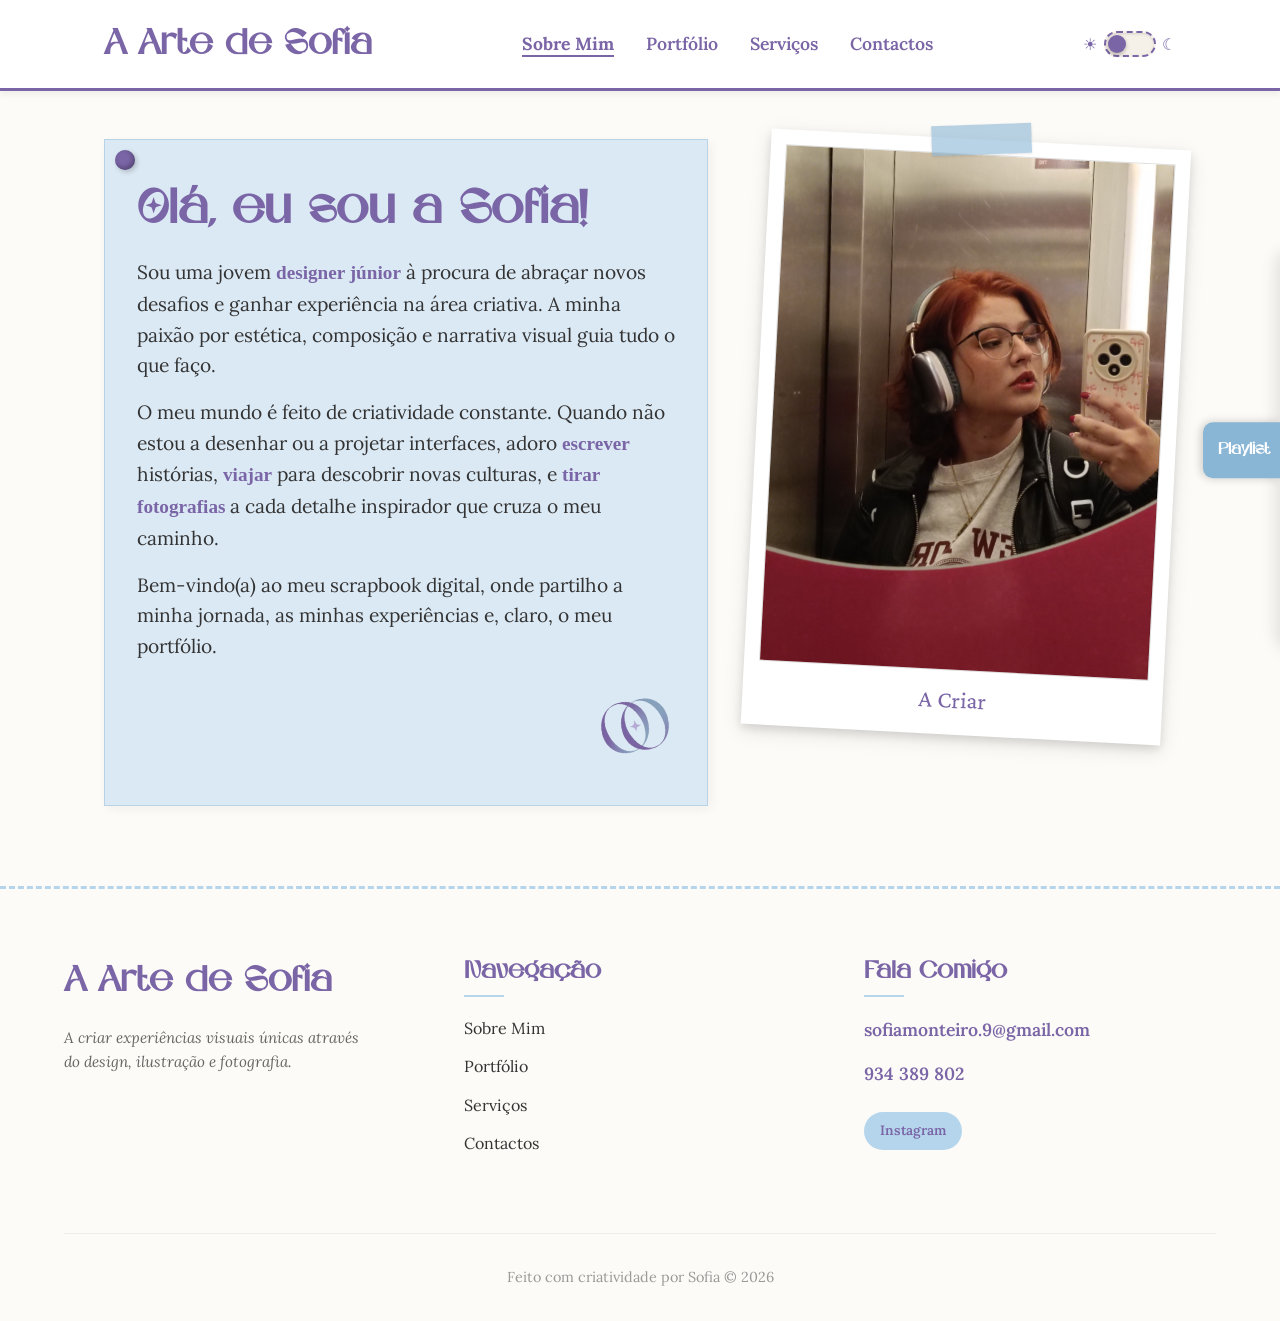
<file: html/index.html>
﻿<!DOCTYPE html>
<html lang="pt">

<head>
    <meta charset="UTF-8">
    <meta name="viewport" content="width=device-width, initial-scale=1.0">
    <meta name="description"
        content="Portfólio de Sofia, designer júnior criativa apaixonada por escrita, desenho, viagens e fotografia.">
    <title>A Arte de Sofia | Designer Júnior</title>
    <link rel="stylesheet" href="../css/style.css?v=1.1">
    <link rel="icon" type="image/png" href="../images/favicon.png">
    <script>
        (function () {
            var saved = localStorage.getItem('theme');
            var prefersDark = window.matchMedia && window.matchMedia('(prefers-color-scheme: dark)').matches;
            if (saved === 'dark' || (!saved && prefersDark)) {
                document.documentElement.classList.add('dark-mode');
            }
        })();
    </script>
</head>

<body>

    <header>
        <nav>
            <a href="index.html" class="logo">
                A Arte de Sofia
            </a>
            <ul class="nav-links">
                <li><a href="index.html">Sobre Mim</a></li>
                <li><a href="portfolio.html">Portfólio</a></li>
                <li><a href="services.html">Serviços</a></li>
                <li><a href="contact.html">Contactos</a></li>
            </ul>
            <div class="nav-actions">
                <label class="theme-switch" for="theme-toggle" aria-label="Alternar tema">
                    <span class="theme-switch__icon">☀</span>
                    <div class="theme-switch__track">
                        <input type="checkbox" id="theme-toggle" class="theme-switch__input">
                        <div class="theme-switch__thumb"></div>
                    </div>
                    <span class="theme-switch__icon">☾</span>
                </label>
                <div class="menu-toggle" id="mobile-menu">
                    <span class="bar"></span>
                    <span class="bar"></span>
                    <span class="bar"></span>
                </div>
            </div>
        </nav>
    </header>

    <!-- Spotify Slide-out -->
    <div id="spotify-btn" class="spotify-btn">Playlist</div>
    <div id="spotify-panel" class="spotify-panel">
        <iframe style="border-radius:12px"
            src="https://open.spotify.com/embed/playlist/73BxUSHSjRcoliJeAZDlij?utm_source=generator" width="100%"
            height="380" frameBorder="0" allowfullscreen=""
            allow="autoplay; clipboard-write; encrypted-media; fullscreen; picture-in-picture" loading="lazy"></iframe>
    </div>

    <main>
        <section class="hero">
            <div class="hero-text paper-note">
                <h1>Olá, eu sou a Sofia!</h1>
                <p>Sou uma jovem <strong>designer júnior</strong> à procura de abraçar novos desafios e ganhar
                    experiência na área criativa. A minha paixão por estética, composição e narrativa visual guia tudo o
                    que faço.</p>
                <p>O meu mundo é feito de criatividade constante. Quando não estou a desenhar ou a projetar interfaces,
                    adoro <strong>escrever</strong> histórias, <strong>viajar</strong> para descobrir novas culturas, e
                    <strong>tirar fotografias</strong> a cada detalhe inspirador que cruza o meu caminho.</p>
                <p>Bem-vindo(a) ao meu scrapbook digital, onde partilho a minha jornada, as minhas experiências e,
                    claro, o meu portfólio.</p>
                <div class="signature">
                    <a href="portfolio.html">
                        <img src="../images/favicon.png" alt="Assinatura de Sofia" style="width: 80px; height: auto;">
                    </a>
                </div>
            </div>

            <a href="services.html" class="hero-image polaroid" style="text-decoration: none; color: inherit; cursor: pointer;">
                <div class="tape"></div>
                <img src="../homepage/photo_2025-11-19_13-03-43.jpg" alt="Foto da Sofia, designer júnior">
                <div class="polaroid-caption">A Criar</div>
            </a>
        </section>
    </main>

    <footer class="site-footer">
        <div class="footer-container">
            <div class="footer-column branding">
                <a href="index.html" class="logo">A Arte de Sofia</a>
                <p>A criar experiências visuais únicas através do design, ilustração e fotografia.</p>
            </div>
            <div class="footer-column links">
                <h4>Navegação</h4>
                <ul>
                    <li><a href="index.html">Sobre Mim</a></li>
                    <li><a href="portfolio.html">Portfólio</a></li>
                    <li><a href="services.html">Serviços</a></li>
                    <li><a href="contact.html">Contactos</a></li>
                </ul>
            </div>
            <div class="footer-column contact">
                <h4>Fala Comigo</h4>
                <p><a href="mailto:sofiamonteiro.9@gmail.com">sofiamonteiro.9@gmail.com</a></p>
                <p><a href="tel:+351934389802">934 389 802</a></p>
                <div class="social-links">
                    <a href="https://instagram.com/soh_wish" target="_blank" title="Instagram">Instagram</a>
                </div>
            </div>
        </div>
        <div class="footer-bottom">
            <p>Feito com criatividade por Sofia &copy; 2026</p>
        </div>
    </footer>
    <script src="../js/script.js"></script>
</body>

</html>
</file>
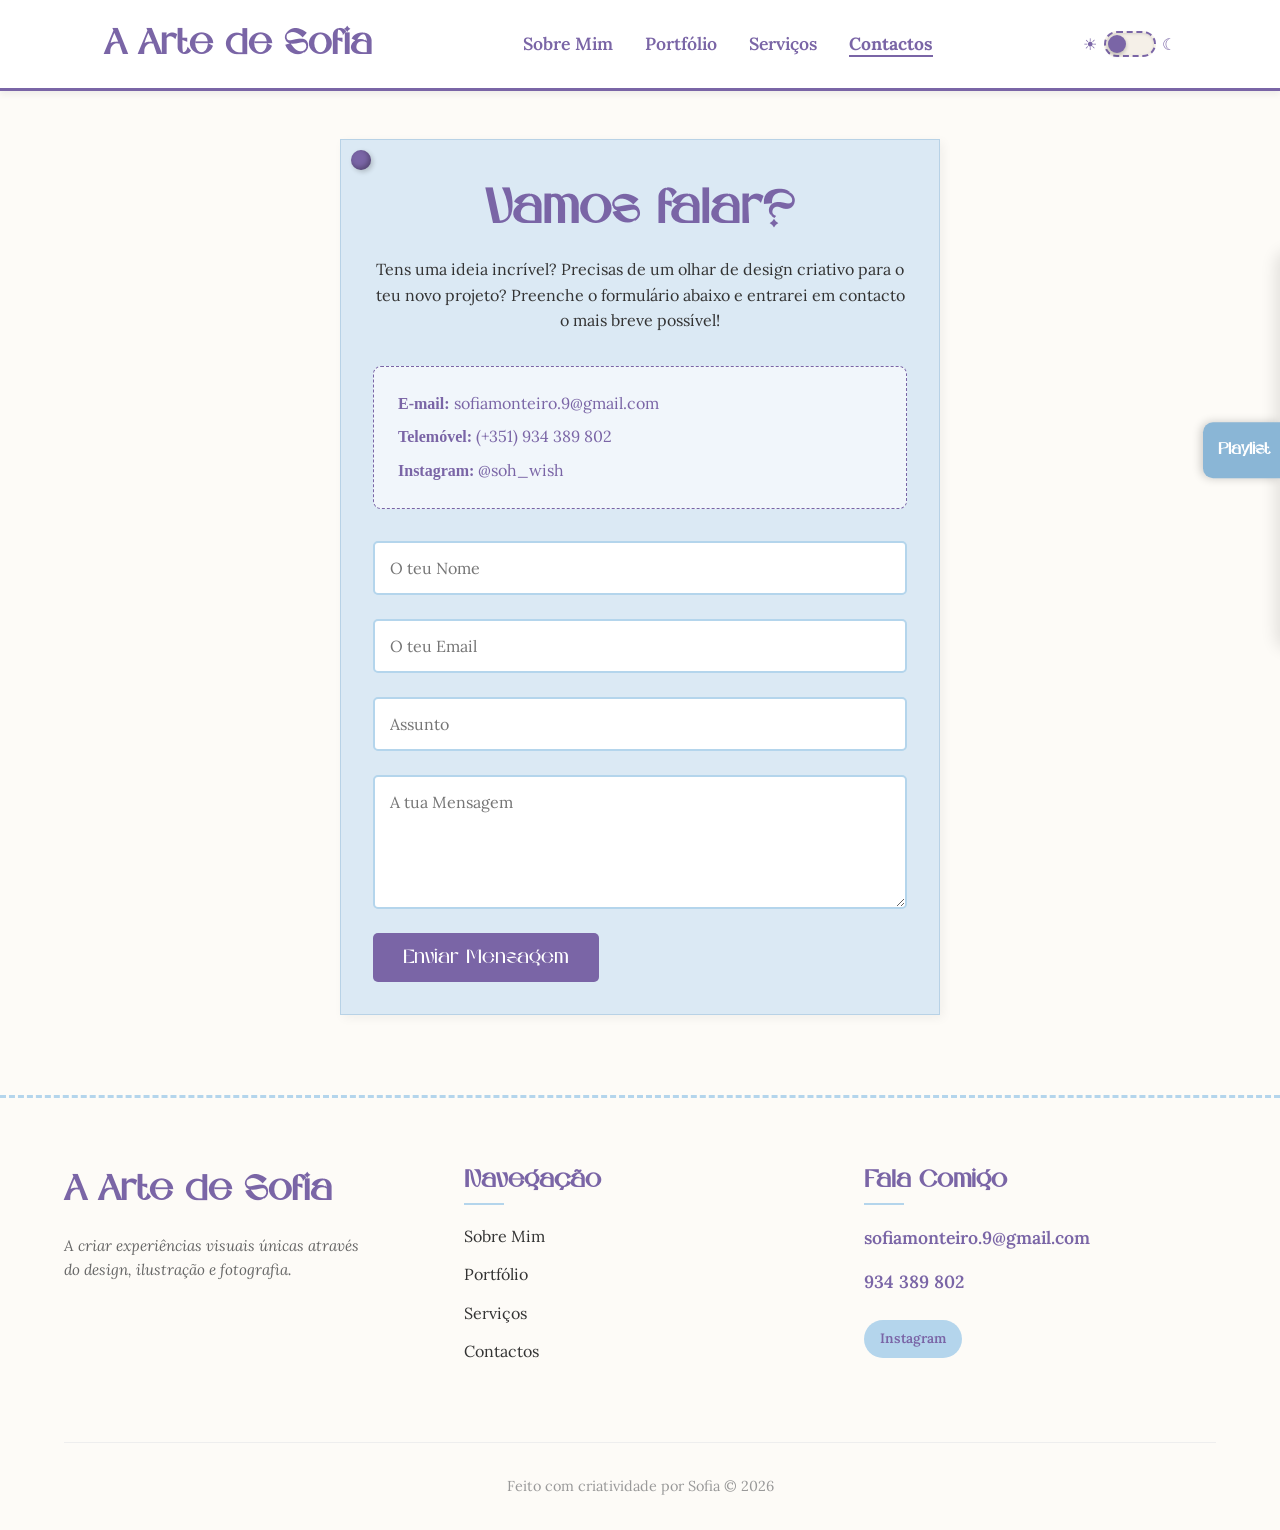
<file: html/contact.html>
﻿<!DOCTYPE html>
<html lang="pt">

<head>
    <meta charset="UTF-8">
    <meta name="viewport" content="width=device-width, initial-scale=1.0">
    <meta name="description"
        content="Entre em contacto com a Sofia. Estou disponível para novos projetos, ideias criativas e colaborações na área de design.">
    <title>A Arte de Sofia | Contactos</title>
    <link rel="stylesheet" href="../css/style.css?v=1.1">
    <link rel="icon" type="image/png" href="../images/favicon.png">
    <script>
        (function () {
            var saved = localStorage.getItem('theme');
            var prefersDark = window.matchMedia && window.matchMedia('(prefers-color-scheme: dark)').matches;
            if (saved === 'dark' || (!saved && prefersDark)) {
                document.documentElement.classList.add('dark-mode');
            }
        })();
    </script>
</head>

<body>

    <header>
        <nav>
            <a href="index.html" class="logo">
                A Arte de Sofia
            </a>
            <ul class="nav-links">
                <li><a href="index.html">Sobre Mim</a></li>
                <li><a href="portfolio.html">Portfólio</a></li>
                <li><a href="services.html">Serviços</a></li>
                <li><a href="contact.html">Contactos</a></li>
            </ul>
            <div class="nav-actions">
                <label class="theme-switch" for="theme-toggle" aria-label="Alternar tema">
                    <span class="theme-switch__icon">☀</span>
                    <div class="theme-switch__track">
                        <input type="checkbox" id="theme-toggle" class="theme-switch__input">
                        <div class="theme-switch__thumb"></div>
                    </div>
                    <span class="theme-switch__icon">☾</span>
                </label>
                <div class="menu-toggle" id="mobile-menu">
                    <span class="bar"></span>
                    <span class="bar"></span>
                    <span class="bar"></span>
                </div>
            </div>
        </nav>
    </header>

    <!-- Spotify Slide-out -->
    <div id="spotify-btn" class="spotify-btn">Playlist</div>
    <div id="spotify-panel" class="spotify-panel">
        <iframe style="border-radius:12px"
            src="https://open.spotify.com/embed/playlist/73BxUSHSjRcoliJeAZDlij?utm_source=generator" width="100%"
            height="380" frameBorder="0" allowfullscreen=""
            allow="autoplay; clipboard-write; encrypted-media; fullscreen; picture-in-picture" loading="lazy"></iframe>
    </div>

    <main>
        <div class="contact-container paper-note">
            <h1>Vamos falar?</h1>
            <p style="margin-bottom: 2rem;">Tens uma ideia incrível? Precisas de um olhar de design criativo para o teu
                novo projeto? Preenche o formulário abaixo e entrarei em contacto o mais breve possível!</p>

            <div class="contact-info"
                style="margin-bottom: 2rem; background: rgba(255,255,255,0.6); padding: 1.5rem; border-radius: 8px; border: 1px dashed var(--purple); text-align: left;">
                <p style="margin-bottom: 0.5rem;"><strong>E-mail:</strong> <a href="mailto:sofiamonteiro.9@gmail.com"
                        style="color: var(--purple); text-decoration: none;">sofiamonteiro.9@gmail.com</a></p>
                <p style="margin-bottom: 0.5rem;"><strong>Telemóvel:</strong> <a href="tel:+351934389802"
                        style="color: var(--purple); text-decoration: none;">(+351) 934 389 802</a></p>
                <p><strong>Instagram:</strong> <a href="https://instagram.com/soh_wish" target="_blank"
                        style="color: var(--purple); text-decoration: none;">@soh_wish</a></p>
            </div>

            <form id="contact-form" action="mailto:sofiamonteiro.9@gmail.com" method="POST" enctype="text/plain">
                <input type="text" name="name" placeholder="O teu Nome" required>
                <input type="email" name="email" placeholder="O teu Email" required>
                <input type="text" name="subject" placeholder="Assunto" required>
                <textarea name="message" rows="5" placeholder="A tua Mensagem" required></textarea>
                <button type="submit">Enviar Mensagem</button>
            </form>
        </div>
    </main>

    <footer class="site-footer">
        <div class="footer-container">
            <div class="footer-column branding">
                <a href="index.html" class="logo">A Arte de Sofia</a>
                <p>A criar experiências visuais únicas através do design, ilustração e fotografia.</p>
            </div>
            <div class="footer-column links">
                <h4>Navegação</h4>
                <ul>
                    <li><a href="index.html">Sobre Mim</a></li>
                    <li><a href="portfolio.html">Portfólio</a></li>
                    <li><a href="services.html">Serviços</a></li>
                    <li><a href="contact.html">Contactos</a></li>
                </ul>
            </div>
            <div class="footer-column contact">
                <h4>Fala Comigo</h4>
                <p><a href="mailto:sofiamonteiro.9@gmail.com">sofiamonteiro.9@gmail.com</a></p>
                <p><a href="tel:+351934389802">934 389 802</a></p>
                <div class="social-links">
                    <a href="https://instagram.com/soh_wish" target="_blank" title="Instagram">Instagram</a>
                </div>
            </div>
        </div>
        <div class="footer-bottom">
            <p>Feito com criatividade por Sofia &copy; 2026</p>
        </div>
    </footer>
    <script src="../js/script.js"></script>
</body>

</html>
</file>
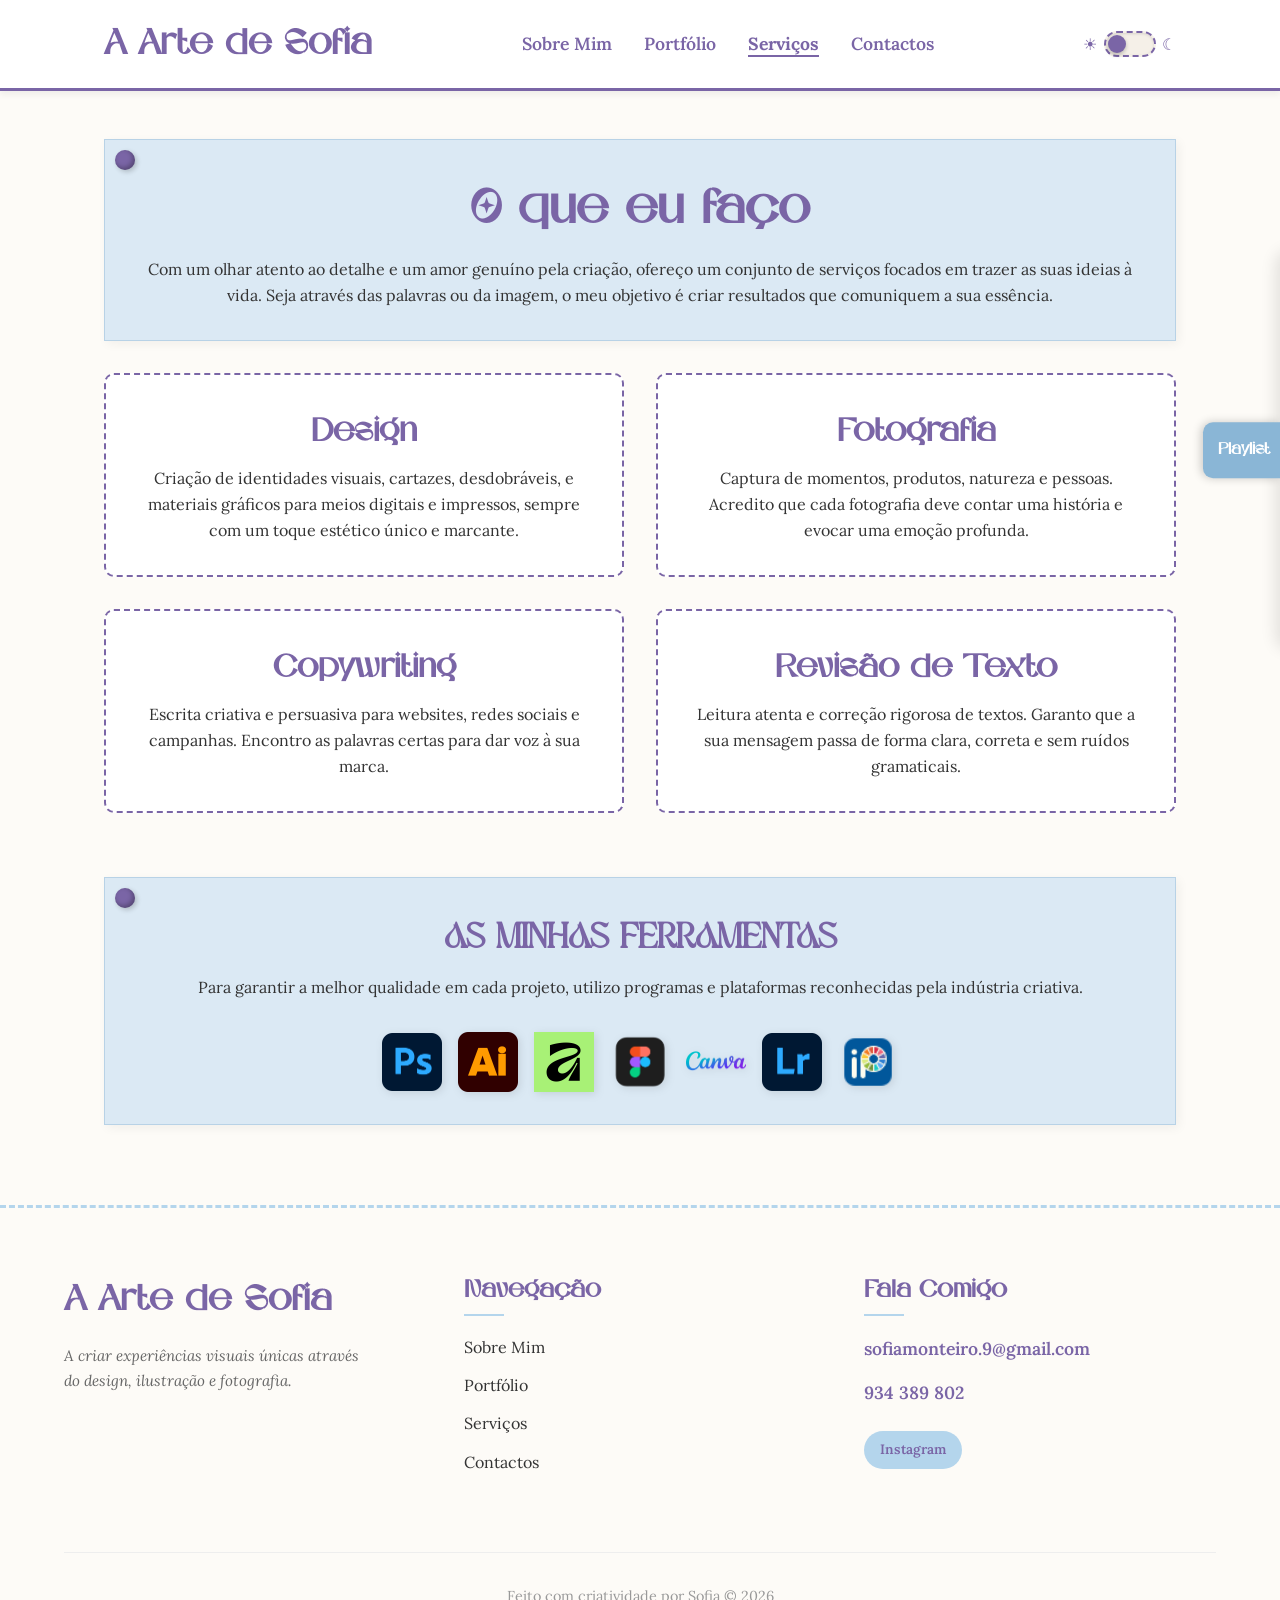
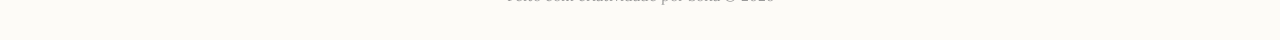
<file: html/services.html>
﻿<!DOCTYPE html>
<html lang="pt">

<head>
    <meta charset="UTF-8">
    <meta name="viewport" content="width=device-width, initial-scale=1.0">
    <meta name="description"
        content="Serviços oferecidos por Sofia: Copywriting, Design, Fotografia e Revisão de Texto.">
    <title>A Arte de Sofia | Serviços</title>
    <link rel="stylesheet" href="../css/style.css?v=1.1">
    <link rel="icon" type="image/png" href="../images/favicon.png">
    <script>
        (function () {
            var saved = localStorage.getItem('theme');
            var prefersDark = window.matchMedia && window.matchMedia('(prefers-color-scheme: dark)').matches;
            if (saved === 'dark' || (!saved && prefersDark)) {
                document.documentElement.classList.add('dark-mode');
            }
        })();
    </script>
</head>

<body>

    <header>
        <nav>
            <a href="index.html" class="logo">
                A Arte de Sofia
            </a>
            <ul class="nav-links">
                <li><a href="index.html">Sobre Mim</a></li>
                <li><a href="portfolio.html">Portfólio</a></li>
                <li><a href="services.html">Serviços</a></li>
                <li><a href="contact.html">Contactos</a></li>
            </ul>
            <div class="nav-actions">
                <label class="theme-switch" for="theme-toggle" aria-label="Alternar tema">
                    <span class="theme-switch__icon">☀</span>
                    <div class="theme-switch__track">
                        <input type="checkbox" id="theme-toggle" class="theme-switch__input">
                        <div class="theme-switch__thumb"></div>
                    </div>
                    <span class="theme-switch__icon">☾</span>
                </label>
                <div class="menu-toggle" id="mobile-menu">
                    <span class="bar"></span>
                    <span class="bar"></span>
                    <span class="bar"></span>
                </div>
            </div>
        </nav>
    </header>

    <!-- Spotify Slide-out -->
    <div id="spotify-btn" class="spotify-btn">Playlist</div>
    <div id="spotify-panel" class="spotify-panel">
        <iframe style="border-radius:12px"
            src="https://open.spotify.com/embed/playlist/73BxUSHSjRcoliJeAZDlij?utm_source=generator" width="100%"
            height="380" frameBorder="0" allowfullscreen=""
            allow="autoplay; clipboard-write; encrypted-media; fullscreen; picture-in-picture" loading="lazy"></iframe>
    </div>

    <main>
        <div class="paper-note" style="margin-bottom: 2rem;">
            <h1>O que eu faço</h1>
            <p>Com um olhar atento ao detalhe e um amor genuíno pela criação, ofereço um conjunto de serviços focados em
                trazer as suas ideias à vida. Seja através das palavras ou da imagem, o meu objetivo é criar resultados
                que comuniquem a sua essência.</p>
        </div>

        <section class="services-grid">
            <div class="service-card">
                <h3>Design</h3>
                <p>Criação de identidades visuais, cartazes, desdobráveis, e materiais gráficos para meios digitais e
                    impressos, sempre com um toque estético único e marcante.</p>
            </div>
            <div class="service-card">
                <h3>Fotografia</h3>
                <p>Captura de momentos, produtos, natureza e pessoas. Acredito que cada fotografia deve contar uma
                    história e evocar uma emoção profunda.</p>
            </div>
            <div class="service-card">
                <h3>Copywriting</h3>
                <p>Escrita criativa e persuasiva para websites, redes sociais e campanhas. Encontro as palavras certas
                    para dar voz à sua marca.</p>
            </div>
            <div class="service-card">
                <h3>Revisão de Texto</h3>
                <p>Leitura atenta e correção rigorosa de textos. Garanto que a sua mensagem passa de forma clara,
                    correta e sem ruídos gramaticais.</p>
            </div>
        </section>

        <section class="paper-note" style="margin-top: 4rem;">
            <h2>As minhas Ferramentas</h2>
            <p style="text-align: center;">Para garantir a melhor qualidade em cada projeto, utilizo programas e
                plataformas reconhecidas pela indústria criativa.</p>

            <div class="programs">
                <img src="../serviços/Adobe_Photoshop_CC_icon.svg.png" alt="Adobe Photoshop" class="program-icon"
                    title="Adobe Photoshop">
                <img src="../serviços/Adobe_Illustrator_CC_icon.svg.png" alt="Adobe Illustrator" class="program-icon"
                    title="Adobe Illustrator">
                <img src="../serviços/Affinity_(App)_Logo.svg.png" alt="Affinity" class="program-icon" title="Affinity">
                <img src="../serviços/Figma_CC_icon.png.png" alt="Figma" class="program-icon" title="Figma">
                <img src="../serviços/Canva_logo.svg.png" alt="Canva" class="program-icon" title="Canva">
                <img src="../serviços/Adobe_Photoshop_Lightroom_CC_logo.svg.png" alt="Adobe Lightroom"
                    class="program-icon" title="Adobe Lightroom">
                <img src="../serviços/Ibis_Paint_X_CC_logo.png.png" alt="Ibis Paint X" class="program-icon"
                    title="Ibis Paint X">
            </div>
        </section>

    </main>

    <footer class="site-footer">
        <div class="footer-container">
            <div class="footer-column branding">
                <a href="index.html" class="logo">A Arte de Sofia</a>
                <p>A criar experiências visuais únicas através do design, ilustração e fotografia.</p>
            </div>
            <div class="footer-column links">
                <h4>Navegação</h4>
                <ul>
                    <li><a href="index.html">Sobre Mim</a></li>
                    <li><a href="portfolio.html">Portfólio</a></li>
                    <li><a href="services.html">Serviços</a></li>
                    <li><a href="contact.html">Contactos</a></li>
                </ul>
            </div>
            <div class="footer-column contact">
                <h4>Fala Comigo</h4>
                <p><a href="mailto:sofiamonteiro.9@gmail.com">sofiamonteiro.9@gmail.com</a></p>
                <p><a href="tel:+351934389802">934 389 802</a></p>
                <div class="social-links">
                    <a href="https://instagram.com/soh_wish" target="_blank" title="Instagram">Instagram</a>
                </div>
            </div>
        </div>
        <div class="footer-bottom">
            <p>Feito com criatividade por Sofia &copy; 2026</p>
        </div>
    </footer>
    <script src="../js/script.js"></script>
</body>

</html>
</file>
<file: css/style.css>
/* Local font faces */
@font-face {
  font-family: 'Amoria';
  src: url('../fontes/AMORIA.otf') format('opentype');
  font-weight: normal;
  font-style: normal;
}
@font-face {
  font-family: 'Lora';
  src: url('../fontes/Lora-VariableFont_wght.ttf') format('truetype-variations');
  font-weight: 200 900;
  font-style: normal;
}
@font-face {
  font-family: 'Lora';
  src: url('../fontes/Lora-Italic-VariableFont_wght.ttf') format('truetype-variations');
  font-weight: 200 900;
  font-style: italic;
}
@font-face {
  font-family: 'Acros';
  src: url('../fontes/Acros.ttf') format('truetype');
}
@font-face {
  font-family: 'Crimson Pro';
  src: url('../fontes/CrimsonPro-VariableFont_wght.ttf') format('truetype-variations');
  font-weight: 200 900;
  font-style: normal;
}
@font-face {
  font-family: 'Crimson Pro';
  src: url('../fontes/CrimsonPro-Italic-VariableFont_wght.ttf') format('truetype-variations');
  font-weight: 200 900;
  font-style: italic;
}

:root {
    --purple: #7a65a6;
    --light-purple: #9c89c8;
    --blue: #8ab6d6;
    --light-blue: #b4d5ec;
    --bg-paper: #fdfbf7;
    --bg-texture: url('https://www.transparenttextures.com/patterns/cream-paper.png');
    --text-dark: #333;
    --card-bg: #ffffff;
    --header-bg: rgba(255, 255, 255, 0.9);
    --border-color: #ddd;
    --card-shadow: 0 4px 8px rgba(0, 0, 0, 0.1), 0 6px 20px rgba(0, 0, 0, 0.1);
    --paper-note-bg: #dbe9f4;
    --paper-note-border: #b8d2e6;
    --font-heading: 'Amoria', serif;
    --font-body: 'Lora', serif;
    --font-handwriting: 'Caveat', cursive;
}

.dark-mode {
    --purple: #a78bfa;
    --light-purple: #c084fc;
    --blue: #93c5fd;
    --light-blue: #c7d2fe;
    --bg-paper: #1a1614;
    --bg-texture: url('https://www.transparenttextures.com/patterns/dark-leather.png');
    --text-dark: #eae3d2;
    --card-bg: #231f1c;
    --header-bg: rgba(26, 22, 20, 0.93);
    --border-color: #3d3530;
    --card-shadow: 0 4px 12px rgba(0, 0, 0, 0.6), 0 8px 24px rgba(0, 0, 0, 0.4), inset 0 1px 0 rgba(255,255,255,0.04);
    --paper-note-bg: #1c2333;
    --paper-note-border: #2e3d5a;
}

/* Dark mode body layered texture */
.dark-mode body {
    background-color: var(--bg-paper);
    background-image:
        url('https://www.transparenttextures.com/patterns/dark-leather.png'),
        repeating-linear-gradient(
            0deg,
            transparent,
            transparent 27px,
            rgba(167, 139, 250, 0.04) 28px
        );
}

/* Dark mode header — more visible border with glow */
.dark-mode header {
    border-bottom: 3px solid var(--purple);
    box-shadow: 0 4px 15px rgba(167, 139, 250, 0.15);
}

/* Dark mode paper-note pushpin — change to lavender */
.dark-mode .paper-note::before {
    background-color: #a78bfa;
    box-shadow: inset -2px -2px 5px rgba(0,0,0,0.5), 2px 2px 5px rgba(167,139,250,0.4);
}

/* Dark mode paper-note — worn parchment feel */
.dark-mode .paper-note {
    background-color: var(--paper-note-bg);
    border: 1px solid var(--paper-note-border);
    box-shadow: 3px 3px 16px rgba(0,0,0,0.4), inset 0 0 40px rgba(0,0,0,0.08);
}

/* Dark mode paper-note lined-paper effect */
.dark-mode .paper-note::after {
    content: '';
    position: absolute;
    inset: 0;
    background-image: repeating-linear-gradient(
        transparent,
        transparent 27px,
        rgba(167, 139, 250, 0.07) 28px
    );
    pointer-events: none;
    border-radius: inherit;
}

/* Dark mode service cards — dashed border glows */
.dark-mode .service-card {
    border-color: var(--purple);
    box-shadow: 0 0 0 1px rgba(167,139,250,0.1), 0 6px 20px rgba(0,0,0,0.5);
    background-image: url('https://www.transparenttextures.com/patterns/dark-leather.png');
}

/* Dark mode tape — same blue as light mode */
.dark-mode .tape {
    background-color: rgba(138, 182, 214, 0.6);
    box-shadow: 0 1px 4px rgba(0,0,0,0.4);
}

/* Dark mode dropdown — textured bg */
.dark-mode .dropdown-content,
.dark-mode .dropdown-submenu-content {
    background-color: #2a2420;
    background-image: url('https://www.transparenttextures.com/patterns/dark-leather.png');
    border-style: dashed;
}

/* Dark mode gallery grid lines between sections */
.dark-mode .category-header {
    border-color: var(--purple) !important;
    text-shadow: 0 0 12px rgba(167,139,250,0.25);
}

/* Dark mode lightbox */
.dark-mode .lightbox {
    background: rgba(15, 12, 10, 0.95);
}

/* Dark mode footer */
.dark-mode footer {
    background-image: url('https://www.transparenttextures.com/patterns/dark-leather.png');
    border-top: 2px dashed var(--purple);
}


* {
    margin: 0;
    padding: 0;
    box-sizing: border-box;
}

body {
    font-family: var(--font-body);
    background-color: var(--bg-paper);
    background-image: var(--bg-texture);
    color: var(--text-dark);
    line-height: 1.6;
    overflow-x: hidden;
}

/* Global Transition for smooth theme switching */
body, header, .polaroid, .service-card, .paper-note, .dropdown-content, .dropdown-submenu-content, .item-detail .description, input, textarea, button, .spotify-panel, .logo, .nav-links a {
    transition: background-color 0.3s ease, background-image 0.3s ease, color 0.3s ease, border-color 0.3s ease, box-shadow 0.3s ease, transform 0.3s ease;
}

/* Header & Navigation */
header {
    background: var(--header-bg);
    backdrop-filter: blur(5px);
    box-shadow: 0 4px 6px rgba(0, 0, 0, 0.05);
    position: sticky;
    top: 0;
    z-index: 1000;
    border-bottom: 3px solid var(--purple);
}

nav {
    display: flex;
    justify-content: space-between;
    align-items: center;
    padding: 1rem 5%;
    max-width: 1200px;
    margin: 0 auto;
}

.logo {
    font-family: var(--font-heading);
    font-size: 2.2rem;
    color: var(--purple);
    text-decoration: none;
    font-weight: 700;
}

.nav-links {
    list-style: none;
    display: flex;
    gap: 2rem;
}

.nav-links a {
    text-decoration: none;
    color: var(--purple);
    font-weight: 600;
    font-size: 1.1rem;
    transition: color 0.3s;
    position: relative;
}

.nav-links a:hover {
    color: var(--blue);
}

/* Highlight current page link */
.nav-links a.active {
    color: var(--purple);
    font-weight: 700;
    border-bottom: 2px solid var(--purple);
}

color: var(--blue);
}

/* Dropdown */
.dropdown {
    position: relative;
}

.dropdown-content {
    display: none;
    position: absolute;
    top: 100%;
    left: 0;
    background-color: var(--card-bg);
    min-width: 200px;
    box-shadow: var(--card-shadow);
    z-index: 1;
    border: 2px dashed var(--blue);
    border-radius: 8px;
    padding: 0.5rem 0;
}

.dropdown:hover .dropdown-content {
    display: block;
}

.dropdown-content a {
    color: var(--text-dark);
    padding: 12px 16px;
    text-decoration: none;
    display: block;
    font-size: 1rem;
}

.dropdown-content a:hover {
    background-color: var(--light-blue);
    color: #fff;
}

.dropdown-submenu {
    position: relative;
}

.dropdown-submenu-content {
    display: none;
    position: absolute;
    top: 0;
    left: 100%;
    background-color: var(--card-bg);
    min-width: 160px;
    box-shadow: var(--card-shadow);
    border: 2px dashed var(--purple);
    border-radius: 8px;
}

.dropdown-submenu:hover .dropdown-submenu-content {
    display: block;
}

/* Main Container */
main {
    max-width: 1200px;
    margin: 3rem auto;
    padding: 0 5%;
    text-align: center;
}

/* Scrapbook Aesthetic Elements */
.polaroid {
    background: var(--card-bg);
    padding: 15px 15px 15px 15px;
    box-shadow: var(--card-shadow);
    transform: rotate(-2deg);
    transition: transform 0.3s;
    position: relative;
    display: flex;
    flex-direction: column;
    align-items: center;
    width: 100%;
    align-self: start;
}

/* Very tall images span 2 grid rows */
.polaroid--tall {
    grid-row: span 2;
}

.polaroid--contain {
    max-width: 50%;
    margin: 0 auto;
}

.polaroid--contain img {
    object-fit: contain !important;
}

.polaroid:nth-child(even) {
    transform: rotate(3deg);
}

.polaroid:hover {
    transform: scale(1.05) rotate(0deg);
    z-index: 10;
}

.polaroid img {
    max-width: 100%;
    width: 100%;
    height: auto;
    display: block;
    border: 1px solid var(--border-color);
    margin: 0 auto;
}

.polaroid-caption {
    font-family: 'Crimson Pro', serif;
    font-size: 1.5rem;
    text-align: center;
    margin-top: 10px;
    color: var(--purple);
}

.dark-mode .polaroid {
    background: #ffffff;
}

.dark-mode .polaroid-caption {
    color: #6b21a8; /* keep the dark purple text on the white polaroid */
}


.tape {
    position: absolute;
    top: -15px;
    left: 50%;
    transform: translateX(-50%) rotate(-5deg);
    width: 100px;
    height: 30px;
    background-color: rgba(138, 182, 214, 0.6);
    /* --blue tape */
    z-index: 2;
    box-shadow: 0 1px 3px rgba(0, 0, 0, 0.1);
}

.paper-note {
    background-color: var(--paper-note-bg);
    padding: 2rem;
    border: 1px solid var(--paper-note-border);
    box-shadow: 3px 3px 10px rgba(0, 0, 0, 0.05);
    position: relative;
    font-family: var(--font-body);
}

.paper-note::before {
    content: '';
    position: absolute;
    top: 10px;
    left: 10px;
    width: 20px;
    height: 20px;
    background-color: #7a65a6;
    /* Pushpin */
    border-radius: 50%;
    box-shadow: inset -2px -2px 5px rgba(0, 0, 0, 0.3), 2px 2px 5px rgba(0, 0, 0, 0.2);
}

/* Typography */
h1,
h3 {
    font-family: 'Amoria', serif;
    color: var(--purple);
    margin-bottom: 0.5rem;
}

.portfolio-page h3 {
    text-align: left;
    margin-left: 0;
}

h2 {
    font-family: 'Acros', serif;
    color: var(--purple);
    margin-bottom: 0.5rem;

    /* Align section titles to the left */
    .category-header,
    .subcategory-header,
    .project-header h4 {
        text-align: left;
        margin-bottom: 2rem;
    }
}

/* h4 headings */
h4 {
    font-family: 'Crimson Pro', serif;
    text-align: left;
    margin-bottom: 0.5rem;
}


strong,
b {
    font-family: 'Playfair Display', serif;
    font-weight: bold;
    color: var(--purple);
}

h1 {
    font-size: 3rem;
    position: relative;
    display: inline-block;
}

/* Homepage */
.hero {
    display: flex;
    align-items: center;
    gap: 3rem;
    margin-top: 2rem;
}

.hero-text {
    flex: 1;
    text-align: left;
}

.hero-text p {
    font-size: 1.2rem;
    margin-bottom: 1rem;
}

.signature {
    text-align: right;
    margin-top: 1.5rem;
}

.signature img {
    width: 80px;
    height: auto;
    opacity: 0.8;
    transform: rotate(-10deg);
    transition: transform 0.3s ease, opacity 0.3s ease;
}

.signature img:hover {
    opacity: 1;
    transform: rotate(0deg) scale(1.1);
}

.hero-image {
    flex: 1;
    max-width: 420px;
    width: 100%;
}

.hero-image img {
    width: 100%;
    max-width: 100%;
    height: auto;
    display: block;
}

/* Services */
.services-grid {
    display: grid;
    grid-template-columns: repeat(2, 1fr);
    gap: 2rem;
    margin-top: 2rem;
}

.service-card {
    background: var(--card-bg);
    padding: 2rem;
    border: 2px dashed var(--purple);
    border-radius: 10px;
    text-align: center;
    position: relative;
}

.service-card h3 {
    font-family: 'Amoria', serif;
    font-size: 2rem;
}

.programs {
    display: flex;
    justify-content: center;
    gap: 1rem;
    flex-wrap: wrap;
    margin-top: 2rem;
}

.program-icon {
    width: 60px;
    height: 60px;
    object-fit: contain;
    filter: drop-shadow(2px 2px 4px rgba(0, 0, 0, 0.1));
}

/* Portfolio Gallery */
.gallery-grid {
    display: grid;
    grid-template-columns: repeat(3, 1fr);
    grid-auto-rows: auto;
    gap: 0.7rem;
    margin-top: 0.6rem;
    align-items: start;
}

@media (max-width: 900px) {
    .gallery-grid {
        grid-template-columns: repeat(2, 1fr);
        gap: 0.6rem;
    }
}

@media (max-width: 600px) {
    .gallery-grid {
        grid-template-columns: repeat(2, 1fr);
        gap: 0.45rem;
    }
}

/* Portfolio Item */
.item-detail {
    display: flex;
    flex-direction: column;
    align-items: center;
    gap: 2rem;
    margin: 2rem auto;
    max-width: 800px;
}

.gallery-grid img {
    margin: 0;
    border-radius: 4px;
}

.item-detail img {
    margin-bottom: 0.8rem;
    max-width: 100%;
    border: 10px solid white;
    box-shadow: 0 10px 20px rgba(0, 0, 0, 0.15);
}

.item-detail .description {
    background: var(--card-bg);
    padding: 2rem;
    border-left: 5px solid var(--blue);
    font-size: 1.2rem;
    color: var(--text-dark);
}

/* Contact Form */
.contact-container {
    max-width: 600px;
    margin: 0 auto;
}

.contact-info {
    color: #1f1f1f;
}

.contact-info a {
    color: #4c2f72;
}

html.dark-mode .contact-info {
    color: #e0d5f0;
    background: rgba(30, 27, 24, 0.8) !important;
}

html.dark-mode .contact-info a {
    color: #c084fc;
}

form {
    display: flex;
    flex-direction: column;
    gap: 1.5rem;
}

input,
textarea {
    width: 100%;
    padding: 15px;
    border: 2px solid var(--light-blue);
    border-radius: 5px;
    font-family: var(--font-body);
    font-size: 1rem;
    background-color: var(--card-bg);
    color: var(--text-dark);
}

input:focus,
textarea:focus {
    outline: none;
    border-color: var(--purple);
    background-color: var(--card-bg);
}

button {
    background-color: var(--purple);
    color: white;
    border: none;
    padding: 15px 30px;
    font-family: var(--font-heading);
    font-size: 1.2rem;
    cursor: pointer;
    border-radius: 5px;
    transition: background-color 0.3s;
    align-self: flex-start;
}

button:hover {
    background-color: var(--blue);
}

/* Spotify Slide-out */
.spotify-btn {
    position: fixed;
    top: 50%;
    right: 0;
    transform: translateY(-50%);
    background-color: #8ab6d6;
    color: white;
    padding: 15px 10px 15px 15px;
    border-radius: 10px 0 0 10px;
    cursor: pointer;
    z-index: 1001;
    font-weight: bold;
    font-family: var(--font-heading);
    box-shadow: -2px 0 10px rgba(0, 0, 0, 0.2);
    display: flex;
    align-items: center;
    gap: 10px;
}

.spotify-panel {
    position: fixed;
    top: 50%;
    right: -320px;
    /* Hidden by default */
    transform: translateY(-50%);
    width: 320px;
    height: 400px;
    background: var(--card-bg);
    box-shadow: -5px 0 15px rgba(0, 0, 0, 0.1);
    z-index: 1000;
    transition: right 0.4s cubic-bezier(0.175, 0.885, 0.32, 1.275);
    border-radius: 15px 0 0 15px;
    padding: 10px;
    border: 1px solid var(--border-color);
}

.spotify-panel.open {
    right: 0;
}

/* Lightbox Pop-up */
.lightbox {
    display: none;
    position: fixed;
    z-index: 2000;
    left: 0;
    top: 0;
    width: 100%;
    height: 100%;
    background-color: rgba(0, 0, 0, 0.8);
    backdrop-filter: blur(5px);
    justify-content: center;
    align-items: center;
    opacity: 0;
    transition: opacity 0.3s ease;
}

.lightbox.show {
    opacity: 1;
}

.lightbox-content {
    background: var(--bg-paper);
    padding: 20px;
    border-radius: 12px;
    width: fit-content;
    max-width: 95vw;
    max-height: 95vh;
    display: flex;
    flex-direction: column;
    align-items: center;
    box-shadow: 0 15px 40px rgba(0, 0, 0, 0.6);
    position: relative;
    border: 2px dashed var(--purple);
    overflow-y: auto;
    /* Allow scroll if content is very tall on small screens */
}

.lightbox-content img {
    display: block;
    max-width: 100%;
    max-height: 70vh;
    /* Leaves room for caption and padding */
    width: auto;
    height: auto;
    border: 8px solid white;
    box-shadow: 0 5px 15px rgba(0, 0, 0, 0.3);
}

.lightbox-caption {
    margin-top: 15px;
    text-align: center;
    font-family: var(--font-body);
}

.lightbox-caption h3 {
    font-family: var(--font-heading);
    font-size: 2rem;
    margin-bottom: 5px;
    text-align: center;
}

.lightbox-close {
    position: absolute;
    top: 20px;
    right: 30px;
    color: white;
    font-size: 40px;
    font-weight: bold;
    cursor: pointer;
    transition: color 0.3s;
    z-index: 2001;
}

.lightbox-close:hover {
    color: var(--light-blue);
}

/* Lightbox Navigation Arrows */
.lightbox-arrow {
    position: absolute;
    top: 50%;
    transform: translateY(-50%);
    background: rgba(255, 255, 255, 0.2);
    color: white;
    border: none;
    font-size: 3rem;
    padding: 0;
    /* Remove padding to avoid offset */
    cursor: pointer;
    transition: all 0.3s ease;
    border-radius: 50%;
    width: 70px;
    height: 70px;
    display: flex;
    align-items: center;
    justify-content: center;
    line-height: 1;
    /* Reset line-height */
    font-family: Arial, sans-serif;
    /* Use a standard font for arrows to ensure centering */
    z-index: 2002;
    user-select: none;
}

.lightbox-arrow:hover {
    background: var(--purple);
    color: white;
    transform: translateY(-50%) scale(1.1);
}

.lightbox-prev {
    left: 30px;
}

.lightbox-next {
    right: 30px;
}

.lightbox-counter {
    margin-top: 15px;
    color: var(--purple);
    font-family: var(--font-body);
    font-size: 0.9rem;
    background: rgba(138, 182, 214, 0.2);
    padding: 4px 12px;
    border-radius: 20px;
    font-weight: 600;
}


@media (max-width: 768px) {
    .lightbox-arrow {
        font-size: 1.8rem;
        width: 48px;
        height: 48px;
        padding: 0;
        background: rgba(122, 101, 166, 0.9);
        /* More opaque brand purple */
        box-shadow: 0 4px 12px rgba(0, 0, 0, 0.5);
        border: 2px solid white;
    }

    .lightbox-prev {
        left: 15px;
    }

    .lightbox-next {
        right: 15px;
    }

    .lightbox-close {
        top: 15px;
        right: 15px;
        font-size: 30px;
        background: rgba(0, 0, 0, 0.6);
        width: 40px;
        height: 40px;
        display: flex;
        align-items: center;
        justify-content: center;
        border-radius: 50%;
        line-height: 1;
    }
}

/* Footer */
.site-footer {
    background-color: transparent;
    border-top: 3px dashed var(--light-blue);
    padding: 4rem 5% 2rem;
    margin-top: 5rem;
    color: var(--text-dark);
    width: 100%;
    box-sizing: border-box;
}

.footer-container {
    max-width: 1200px;
    margin: 0 auto;
    display: flex;
    flex-wrap: wrap;
    justify-content: space-between;
    gap: 3rem;
}

.footer-column {
    flex: 1;
    min-width: 250px;
}

.footer-column h4 {
    font-family: var(--font-heading);
    color: var(--purple);
    font-size: 1.5rem;
    margin-bottom: 1.5rem;
    position: relative;
}

.footer-column h4::after {
    content: '';
    position: absolute;
    bottom: -5px;
    left: 0;
    width: 40px;
    height: 2px;
    background: var(--light-blue);
}

.footer-column ul {
    list-style: none;
}

.footer-column ul li {
    margin-bottom: 0.8rem;
}

.footer-column ul li a {
    text-decoration: none;
    color: var(--text-dark);
    font-size: 1rem;
    transition: color 0.3s ease;
}

.footer-column ul li a:hover {
    color: var(--purple);
    padding-left: 5px;
}

.footer-column.branding p {
    margin-top: 1rem;
    font-style: italic;
    font-size: 0.95rem;
    color: #666;
    max-width: 300px;
}

.footer-column.contact p {
    margin-bottom: 1rem;
    font-size: 1.1rem;
}

.footer-column.contact a {
    color: var(--purple);
    text-decoration: none;
    font-weight: 600;
}

.social-links {
    display: flex;
    gap: 1rem;
    margin-top: 1.5rem;
}

.social-links a {
    background: var(--light-blue);
    color: #fff;
    padding: 0.5rem 1rem;
    border-radius: 20px;
    font-size: 0.85rem;
    font-weight: 700;
    text-decoration: none;
    transition: all 0.3s ease;
}

.social-links a:hover {
    background: var(--purple);
    transform: translateY(-3px);
}

.footer-bottom {
    text-align: center;
    margin-top: 4rem;
    padding-top: 2rem;
    border-top: 1px solid #eee;
    font-size: 0.9rem;
    color: #999;
}

@media (max-width: 900px) {
    .footer-container {
        grid-template-columns: 1fr 1fr;
    }

    .footer-column.branding {
        grid-column: span 2;
        text-align: center;
    }

    .footer-column.branding p {
        margin: 1rem auto;
    }
}

@media (max-width: 600px) {
    .footer-container {
        grid-template-columns: 1fr;
        text-align: center;
    }

    .footer-column.branding {
        grid-column: span 1;
    }

    .footer-column h4::after {
        left: 50%;
        transform: translateX(-50%);
    }

    .social-links {
        justify-content: center;
    }
}

/* Admin Panel Styles */
.admin-container {
    max-width: 800px;
    margin: 4rem auto;
    padding: 2rem;
    display: none;
}

.message-card {
    background-color: #dbe9f4;
    padding: 1.5rem;
    border: 1px solid #b8d2e6;
    box-shadow: 3px 3px 10px rgba(0, 0, 0, 0.05);
    margin-bottom: 2rem;
    position: relative;
    border-left: 5px solid var(--purple);
    border-radius: 4px;
}

.message-card::before {
    content: '';
    position: absolute;
    top: 10px;
    right: 20px;
    width: 15px;
    height: 35px;
    background-color: rgba(138, 182, 214, 0.4);
    transform: rotate(15deg);
}

.message-header {
    display: flex;
    justify-content: space-between;
    margin-bottom: 1rem;
    border-bottom: 1px dashed var(--purple);
    padding-bottom: 0.5rem;
}

.message-date {
    color: #666;
    font-size: 0.9em;
}

.message-subject {
    font-weight: bold;
    font-family: var(--font-heading);
    font-size: 1.2rem;
    color: var(--purple);
}

.login-box {
    max-width: 400px;
    margin: 10rem auto;
    text-align: center;
}

.logout-btn {
    background-color: transparent;
    color: var(--text-dark);
    border: 2px dashed var(--purple);
    padding: 10px 20px;
    border-radius: 5px;
    text-decoration: none;
    display: inline-block;
    margin-top: -20px;
    float: right;
    cursor: pointer;
}

.logout-btn:hover {
    background-color: var(--light-blue);
    color: white;
    border-color: var(--light-blue);
}

/* Responsive Typography */
h1 {
    font-size: clamp(2rem, 8vw, 3rem);
}

h2 {
    font-size: clamp(1.5rem, 6vw, 2.2rem);
}

h3 {
    font-size: clamp(1.2rem, 5vw, 1.8rem);
}

/* Mobile Menu Styles */
.menu-toggle {
    display: none;
    flex-direction: column;
    cursor: pointer;
    gap: 5px;
    z-index: 1001;
}

.menu-toggle .bar {
    width: 25px;
    height: 3px;
    background-color: var(--purple);
    transition: 0.3s ease;
    border-radius: 2px;
}

/* Burger Animation */
.menu-toggle.is-active .bar:nth-child(2) {
    opacity: 0;
}

.menu-toggle.is-active .bar:nth-child(1) {
    transform: translateY(8px) rotate(45deg);
}

.menu-toggle.is-active .bar:nth-child(3) {
    transform: translateY(-8px) rotate(-45deg);
}

@media (max-width: 992px) {
    nav {
        padding: 1rem 3%;
    }

    .hero {
        gap: 2rem;
    }
}

@media (max-width: 768px) {
    body {
        font-size: 15px;
    }

    header {
        position: fixed;
        width: 100%;
        top: 0;
    }

    nav {
        padding: 0.8rem 5%;
    }

    .menu-toggle {
        display: flex;
    }

    .nav-links {
        position: fixed;
        right: -100%;
        top: 0;
        height: 100vh;
        width: 70%;
        max-width: 300px;
        background: var(--bg-paper);
        flex-direction: column;
        align-items: center;
        justify-content: center;
        gap: 2.5rem;
        transition: 0.4s cubic-bezier(0.68, -0.55, 0.27, 1.55);
        box-shadow: -5px 0 15px rgba(0, 0, 0, 0.1);
        z-index: 1000;
        border-left: 3px solid var(--purple);
        background-image: url('https://www.transparenttextures.com/patterns/cream-paper.png');
    }

    .nav-links.active {
        right: 0;
    }

    .nav-links a {
        font-size: 1.3rem;
    }

    main {
        margin: 6rem auto 2rem auto;
    }

    .hero {
        flex-direction: row;
        align-items: center;
        gap: 1rem;
        margin-top: 1rem;
    }

    .hero-text {
        flex: 1.2;
        text-align: left;
    }

    .hero-image {
        flex: 1;
        width: 100%;
        max-width: 360px;
    }

    .hero-text p {
        font-size: 0.9rem;
        margin-bottom: 0.5rem;
    }

    .hero-text h1 {
        font-size: 1.5rem;
    }

    .paper-note {
        padding: 1.2rem;
    }

    .polaroid {
        padding: 8px 8px 8px 8px;
    }

    .polaroid img {
        display: block;
        margin: 0 auto;
    }

    .polaroid-caption {
        font-size: 1.1rem;
    }

    .paper-note::before {
        width: 12px;
        height: 12px;
        top: 5px;
        left: 5px;
    }

    .tape {
        width: 60px;
        height: 20px;
        top: -10px;
    }

    .services-grid {
        grid-template-columns: 1fr;
        gap: 1.5rem;
    }

    .item-detail {
        padding: 0 1rem;
    }

    .item-detail .description {
        font-size: 1.1rem;
        padding: 1.5rem;
    }

    .spotify-btn {
        padding: 10px 8px 10px 12px;
        font-size: 0.9rem;
    }

    .spotify-panel {
        width: 280px;
        right: -280px;
    }

    .spotify-panel.open {
        right: 0;
    }

    .admin-container {
        padding: 1rem;
    }

    .logout-btn {
        float: none;
        display: block;
        width: 100%;
        margin-bottom: 2rem;
        text-align: center;
    }
}

@media (max-width: 480px) {
    .logo {
        font-size: 2rem;
    }

    .polaroid {
        padding: 6px 6px 20px 6px;
        margin-bottom: 1rem;
    }

    .polaroid-caption {
        font-size: 0.95rem;
        margin-top: 5px;
    }

    .tape {
        width: 45px;
        height: 15px;
        top: -8px;
    }

    .lightbox-content {
        padding: 10px;
    }

    .lightbox-caption h3 {
        font-size: 1.5rem;
    }
}

/* ═══════════════════════════════════════════
   REVIEWS PAGE
═══════════════════════════════════════════ */

/* Active nav link */
.nav-active {
    color: var(--purple) !important;
    font-weight: 700 !important;
}

.nav-active::after {
    content: '';
    display: block;
    height: 2px;
    background: var(--purple);
    border-radius: 2px;
    margin-top: 2px;
}

/* Hero */
.reviews-hero {
    margin-bottom: 3rem;
    border-radius: 8px;
}

.reviews-hero-inner {
    display: flex;
    align-items: center;
    justify-content: space-between;
    gap: 2rem;
    flex-wrap: wrap;
}

.reviews-title-wrap {
    flex: 1;
    min-width: 200px;
}

.reviews-title-wrap h1 {
    margin-bottom: 0.75rem;
}

.reviews-title-wrap p {
    font-size: 1.1rem;
    color: #555;
}

.reviews-stats {
    display: flex;
    flex-direction: column;
    align-items: center;
    gap: 0.5rem;
    background: var(--card-bg);
    border: 2px dashed var(--purple);
    border-radius: 12px;
    padding: 1.5rem 2rem;
    min-width: 160px;
    text-align: center;
}

.stat-bubble {
    display: flex;
    flex-direction: column;
}

.stat-number {
    font-family: var(--font-heading);
    font-size: 2.5rem;
    color: var(--purple);
    line-height: 1;
}

.stat-label {
    font-size: 0.85rem;
    color: #888;
    text-transform: uppercase;
    letter-spacing: 0.05em;
}

.stat-stars .star {
    font-size: 1.4rem;
}

/* Section title */
.section-title {
    font-family: var(--font-handwriting);
    font-size: 2.2rem;
    color: var(--purple);
    margin-bottom: 2rem;
    position: relative;
    display: inline-block;
}

.section-title::after {
    content: '';
    display: block;
    height: 3px;
    width: 60%;
    background: linear-gradient(90deg, var(--purple), transparent);
    border-radius: 3px;
    margin-top: 4px;
}

/* Reviews grid */
.reviews-grid {
    display: grid;
    grid-template-columns: repeat(auto-fill, minmax(280px, 1fr));
    gap: 1.8rem;
    margin-bottom: 3rem;
}

/* Review card */
.review-card {
    background: var(--card-bg);
    border: 1px solid var(--border-color);
    border-radius: 12px;
    padding: 1.5rem;
    box-shadow: 0 4px 15px rgba(122, 101, 166, 0.08);
    position: relative;
    transition: transform 0.3s ease, box-shadow 0.3s ease;
    animation: cardFadeIn 0.5s ease both;
    border-top: 4px solid var(--purple);
}

.review-card:hover {
    transform: translateY(-4px);
    box-shadow: 0 10px 25px rgba(122, 101, 166, 0.15);
}

@keyframes cardFadeIn {
    from {
        opacity: 0;
        transform: translateY(20px);
    }

    to {
        opacity: 1;
        transform: translateY(0);
    }
}

.review-card-top {
    display: flex;
    align-items: center;
    gap: 0.75rem;
    margin-bottom: 1rem;
    flex-wrap: wrap;
}

.reviewer-avatar {
    width: 46px;
    height: 46px;
    border-radius: 50%;
    background: linear-gradient(135deg, var(--purple), var(--light-purple));
    color: #fff;
    font-family: var(--font-heading);
    font-size: 1.1rem;
    display: flex;
    align-items: center;
    justify-content: center;
    flex-shrink: 0;
    box-shadow: 0 2px 8px rgba(122, 101, 166, 0.3);
}

.reviewer-info {
    flex: 1;
    display: flex;
    flex-direction: column;
}

.reviewer-name {
    font-size: 1rem;
    color: var(--text-dark);
}

.reviewer-role {
    font-size: 0.85rem;
    color: #999;
    margin-top: 2px;
}

.review-rating {
    margin-left: auto;
}

.review-rating .star {
    font-size: 1.1rem;
}

/* Stars */
.star.filled {
    color: #f5a623;
}

.star.empty {
    color: #ddd;
}

.review-comment {
    font-style: italic;
    color: #555;
    margin: 0 0 1rem 0;
    padding: 0;
    border: none;
    font-size: 0.97rem;
    line-height: 1.7;
}

.review-date {
    display: block;
    font-size: 0.8rem;
    color: #bbb;
    text-align: right;
    font-family: var(--font-handwriting);
}

/* Loading */
.reviews-loading {
    grid-column: 1 / -1;
    text-align: center;
    padding: 3rem;
    color: #aaa;
}

.loading-spinner {
    width: 40px;
    height: 40px;
    border: 4px solid var(--light-purple);
    border-top-color: var(--purple);
    border-radius: 50%;
    animation: spin 0.8s linear infinite;
    margin: 0 auto 1rem;
}

@keyframes spin {
    to {
        transform: rotate(360deg);
    }
}

.no-reviews {
    text-align: center;
    padding: 3rem;
    color: #aaa;
    font-family: var(--font-handwriting);
    font-size: 1.3rem;
    background: rgba(255, 255, 255, 0.5);
    border: 2px dashed #ddd;
    border-radius: 12px;
}

/* Submit form */
.review-form-section {
    margin-top: 4rem;
}

.review-form-wrapper {
    max-width: 680px;
    margin: 0 auto;
    position: relative;
    border-radius: 8px;
}

.review-form-wrapper h2 {
    font-family: var(--font-handwriting);
    font-size: 2rem;
    margin-bottom: 0.5rem;
}

.tape-left {
    left: 15%;
    top: -15px;
    transform: rotate(-6deg);
}

.tape-right {
    left: 60%;
    top: -15px;
    transform: rotate(4deg);
}

.form-row {
    display: grid;
    grid-template-columns: 1fr 1fr;
    gap: 1rem;
}

.form-group {
    display: flex;
    flex-direction: column;
    gap: 0.4rem;
}

.form-group label {
    font-size: 0.9rem;
    font-weight: 600;
    color: var(--text-dark);
}

.form-group input,
.form-group textarea {
    margin: 0;
}

.char-count {
    font-size: 0.8rem;
    color: #999;
    text-align: right;
    margin-top: 2px;
}

/* Star selector (reverse order trick) */
.star-selector {
    display: flex;
    flex-direction: row-reverse;
    justify-content: flex-end;
    gap: 0;
    margin-top: 0.3rem;
}

.star-selector input[type="radio"] {
    display: none;
}

.star-selector label {
    font-size: 2.2rem;
    color: #ddd;
    cursor: pointer;
    transition: color 0.2s, transform 0.15s;
    padding: 0 3px;
    line-height: 1;
}

.star-selector label:hover,
.star-selector label:hover~label,
.star-selector input:checked~label {
    color: #f5a623;
    transform: scale(1.15);
}

.star-label-text {
    display: block;
    font-size: 0.9rem;
    color: var(--purple);
    font-weight: 600;
    margin-top: 4px;
    min-height: 1.2em;
}

/* Feedback banners */
.form-feedback {
    display: flex;
    align-items: flex-start;
    gap: 1rem;
    padding: 1rem 1.2rem;
    border-radius: 8px;
    margin-bottom: 1.5rem;
    font-size: 0.95rem;
}

.form-feedback span {
    font-size: 1.8rem;
    line-height: 1;
}

.form-feedback.success {
    background: #edf7f0;
    border: 1px solid #a8d5b5;
    color: #2d6a4f;
}

.form-feedback.error {
    background: #fdecea;
    border: 1px solid #f5c6c6;
    color: #c0392b;
}

/* Responsive reviews */
@media (max-width: 768px) {
    .reviews-hero-inner {
        flex-direction: column;
    }

    .reviews-stats {
        width: 100%;
        flex-direction: row;
        justify-content: space-around;
    }

    .form-row {
        grid-template-columns: 1fr;
    }

    .reviews-grid {
        grid-template-columns: 1fr;
    }
}

@media (max-width: 480px) {
    .star-selector label {
        font-size: 1.8rem;
    }
}

/* ═══════════════════════════════════════════
   ADMIN PANEL — TABS & REVIEWS MANAGEMENT
═══════════════════════════════════════════ */

/* Admin container override */
.admin-container {
    max-width: 860px;
    margin: 3rem auto;
    padding: 2rem;
    display: none;
}

/* Tab bar */
.admin-tabs {
    display: flex;
    gap: 0.5rem;
    border-bottom: 3px solid var(--light-blue);
    margin-bottom: 2rem;
    flex-wrap: wrap;
}

.admin-tab {
    background: transparent;
    border: 2px solid var(--light-blue);
    border-bottom: none;
    color: var(--text-dark);
    font-family: var(--font-body);
    font-size: 1rem;
    font-weight: 600;
    padding: 0.6rem 1.4rem;
    border-radius: 8px 8px 0 0;
    cursor: pointer;
    transition: background 0.2s, color 0.2s;
    position: relative;
    display: flex;
    align-items: center;
    gap: 0.5rem;
    align-self: flex-end;
    margin-bottom: -3px;
}

.admin-tab:hover {
    background: var(--light-blue);
    color: #fff;
}

.admin-tab.active {
    background: var(--purple);
    border-color: var(--purple);
    color: #fff;
}

/* Tab badge (count bubble) */
.tab-badge {
    display: inline-flex;
    align-items: center;
    justify-content: center;
    min-width: 20px;
    height: 20px;
    padding: 0 5px;
    border-radius: 10px;
    font-size: 0.75rem;
    font-weight: 700;
    background: rgba(255, 255, 255, 0.3);
    color: inherit;
    line-height: 1;
}

.tab-badge:empty {
    display: none;
}

.tab-badge.pending {
    background: #e74c3c;
    color: #fff;
}

/* Admin panel sections */
.admin-panel {
    display: none;
}

.admin-panel.active {
    display: block;
}

/* Filter buttons */
.reviews-admin-filter {
    display: flex;
    gap: 0.5rem;
    margin-bottom: 1.5rem;
    flex-wrap: wrap;
}

.filter-btn {
    background: transparent;
    border: 2px solid var(--light-blue);
    color: var(--text-dark);
    font-family: var(--font-body);
    font-size: 0.9rem;
    font-weight: 600;
    padding: 0.4rem 1rem;
    border-radius: 20px;
    cursor: pointer;
    transition: all 0.2s;
    align-self: flex-start;
}

.filter-btn:hover {
    background: var(--light-blue);
    color: #fff;
    border-color: var(--light-blue);
}

.portfolio-nav-buttons {
    display: flex;
    justify-content: center;
    flex-wrap: wrap;
    gap: 1rem;
    margin: 2rem 0 2.5rem;
    text-align: center;
}

.portfolio-nav-buttons a {
    text-decoration: none;
}

.portfolio-nav-buttons .filter-btn {
    display: inline-flex;
    align-items: center;
    justify-content: center;
    padding: 0.9rem 1.6rem;
    min-width: 11rem;
    border-radius: 999px;
    font-size: 1rem;
    font-weight: 700;
    letter-spacing: 0.02em;
    transition: all 0.25s ease;
}

.portfolio-nav-buttons .filter-btn:hover {
    transform: translateY(-1px);
}

@media (max-width: 700px) {
    .portfolio-nav-buttons {
        justify-content: center;
    }

    .portfolio-nav-buttons .filter-btn {
        min-width: unset;
        width: auto;
        padding: 0.85rem 1.25rem;
        font-size: 0.95rem;
    }
}

.filter-btn.active {
    background: var(--purple);
    border-color: var(--purple);
    color: #fff;
}

/* Admin review card */
.admin-review-card {
    background: var(--card-bg);
    border: 1px solid var(--border-color);
    border-left: 5px solid var(--purple);
    border-radius: 8px;
    padding: 1.25rem 1.5rem;
    margin-bottom: 1.25rem;
    box-shadow: 0 2px 8px rgba(122, 101, 166, 0.07);
    transition: box-shadow 0.2s;
}

.admin-review-card:hover {
    box-shadow: 0 4px 16px rgba(122, 101, 166, 0.14);
}

.admin-review-header {
    display: flex;
    justify-content: space-between;
    align-items: flex-start;
    flex-wrap: wrap;
    gap: 0.5rem;
    margin-bottom: 0.75rem;
    padding-bottom: 0.75rem;
    border-bottom: 1px dashed #e0d8f0;
}

.admin-review-comment {
    font-style: italic;
    color: #555;
    margin: 0 0 1rem 0;
    font-size: 0.97rem;
    line-height: 1.65;
}

.admin-review-actions {
    display: flex;
    gap: 0.75rem;
    flex-wrap: wrap;
    align-items: center;
}

/* Action buttons */
.btn-approve {
    background: #edf7f0;
    border: 2px solid #a8d5b5;
    color: #2d6a4f;
    font-family: var(--font-body);
    font-size: 0.9rem;
    font-weight: 700;
    padding: 0.4rem 1rem;
    border-radius: 6px;
    cursor: pointer;
    transition: all 0.2s;
    align-self: flex-start;
}

.btn-approve:hover {
    background: #27ae60;
    border-color: #27ae60;
    color: #fff;
}

.btn-approve:disabled {
    opacity: 0.5;
    cursor: not-allowed;
}

.btn-delete {
    background: #fdecea;
    border: 2px solid #f5c6c6;
    color: #c0392b;
    font-family: var(--font-body);
    font-size: 0.9rem;
    font-weight: 700;
    padding: 0.4rem 1rem;
    border-radius: 6px;
    cursor: pointer;
    transition: all 0.2s;
    align-self: flex-start;
}

.btn-delete:hover {
    background: #e74c3c;
    border-color: #e74c3c;
    color: #fff;
}

/* Status badges */
.status-badge {
    display: inline-block;
    padding: 0.2rem 0.65rem;
    border-radius: 12px;
    font-size: 0.78rem;
    font-weight: 700;
    letter-spacing: 0.03em;
}

.status-badge.approved {
    background: #edf7f0;
    color: #2d6a4f;
    border: 1px solid #a8d5b5;
}

.status-badge.pending {
    background: #fff8e1;
    color: #b7770d;
    border: 1px solid #f5d88a;
}

/* Portfolio Headers */
.category-header {
    font-size: 2.8rem;
    color: var(--purple);
    text-transform: uppercase;
    letter-spacing: 2px;
    margin-bottom: 2rem !important;
}

.subcategory-header {
    font-size: 1.8rem;
    color: var(--text-dark);
    font-weight: 700;
    margin-bottom: 1.5rem !important;
    position: relative;
    padding-left: 15px;
}

.subcategory-header::before {
    content: '';
    position: absolute;
    left: 0;
    top: 50%;
    transform: translateY(-50%);
    width: 6px;
    height: 80%;
    background: var(--blue);
    border-radius: 3px;
}

.project-header {
    font-size: 1.4rem;
    color: var(--purple);
    font-style: italic;
    font-family: 'Crimson Pro', serif;
    margin-bottom: 1rem !important;
    opacity: 0.9;
}

/* Lightbox Polish */
.lightbox-caption h3 {
    color: var(--purple);
    font-family: var(--font-heading);
    font-size: 2.5rem;
    margin-bottom: 10px;
    text-align: center;
}

.lightbox-caption p {
    font-size: 1.1rem;
    color: var(--text-dark);
    max-width: 600px;
    margin: 0 auto 15px;
    line-height: 1.5;
}

.lightbox-caption small {
    display: inline-block;
    background: var(--light-blue);
    color: var(--purple);
    padding: 4px 15px;
    border-radius: 20px;
    font-weight: 700;
    font-size: 0.85rem;
    text-transform: uppercase;
    letter-spacing: 0.5px;
}

/* Responsive admin */
@media (max-width: 768px) {
    .admin-container {
        padding: 1rem;
        margin: 1.5rem auto;
    }

    .admin-review-header {
        flex-direction: column;
    }

    .admin-tabs {
        gap: 0.3rem;
    }

    .admin-tab {
        font-size: 0.9rem;
        padding: 0.5rem 1rem;
    }
}

/* Portfolio Sidebar Layout */
.portfolio-wrapper {
    display: flex;
    gap: 2rem;
    align-items: flex-start;
}

.portfolio-sidebar {
    width: 200px;
}

.portfolio-sidebar ul {
    list-style: none;
    padding: 0;
    margin: 0;
}

.portfolio-sidebar li {
    margin-bottom: 0.5rem;
    font-family: var(--font-heading);
    color: var(--purple);
}

/* ═══════════════════════════════════════════
   DARK MODE TOGGLE BUTTON
═══════════════════════════════════════════ */

/* Nav actions wrapper (holds toggle + mobile menu) */
.nav-actions {
    display: flex;
    align-items: center;
    gap: 1rem;
}

/* The toggle button itself */
/* ── Scrapbook Theme Switch ── */
.theme-switch {
    display: flex;
    align-items: center;
    gap: 0.4rem;
    cursor: pointer;
    user-select: none;
}

.theme-switch__icon {
    font-size: 1rem;
    line-height: 1;
    color: var(--purple);
    filter: none;
}

/* The track — looks like a strip of paper/tape */
.theme-switch__track {
    position: relative;
    width: 52px;
    height: 26px;
    background: #f5f0e8;
    border: 2px dashed var(--purple);
    border-radius: 50px;
    transition: background 0.35s ease;
    /* paper texture */
    box-shadow: inset 0 1px 3px rgba(0,0,0,0.12), 0 1px 0 rgba(255,255,255,0.8);
}

/* Hide the real checkbox */
.theme-switch__input {
    position: absolute;
    opacity: 0;
    width: 0;
    height: 0;
}

/* The thumb — looks like a sticker/button */
.theme-switch__thumb {
    position: absolute;
    top: 2px;
    left: 2px;
    width: 18px;
    height: 18px;
    background: var(--purple);
    border-radius: 50%;
    transition: transform 0.35s cubic-bezier(0.34, 1.56, 0.64, 1), background 0.35s ease;
    box-shadow: 0 2px 4px rgba(0,0,0,0.25);
}

/* Checked (dark mode) state */
.theme-switch__input:checked ~ .theme-switch__thumb {
    transform: translateX(26px);
    background: #a78bfa;
}

.theme-switch__input:checked ~ .theme-switch__thumb::after {
    opacity: 1;
}

/* Dark mode: darken the track */
.dark-mode .theme-switch__track {
    background: #2a1f3d;
    border-color: #a78bfa;
    box-shadow: inset 0 1px 3px rgba(0,0,0,0.5);
}

/* Focus ring for accessibility */
.theme-switch__input:focus-visible ~ .theme-switch__thumb {
    outline: 2px solid var(--purple);
    outline-offset: 2px;
}


/* Mobile: keep nav-actions visible above the slide-out menu */
@media (max-width: 768px) {
    .nav-actions {
        gap: 0.75rem;
    }
}
</file>
